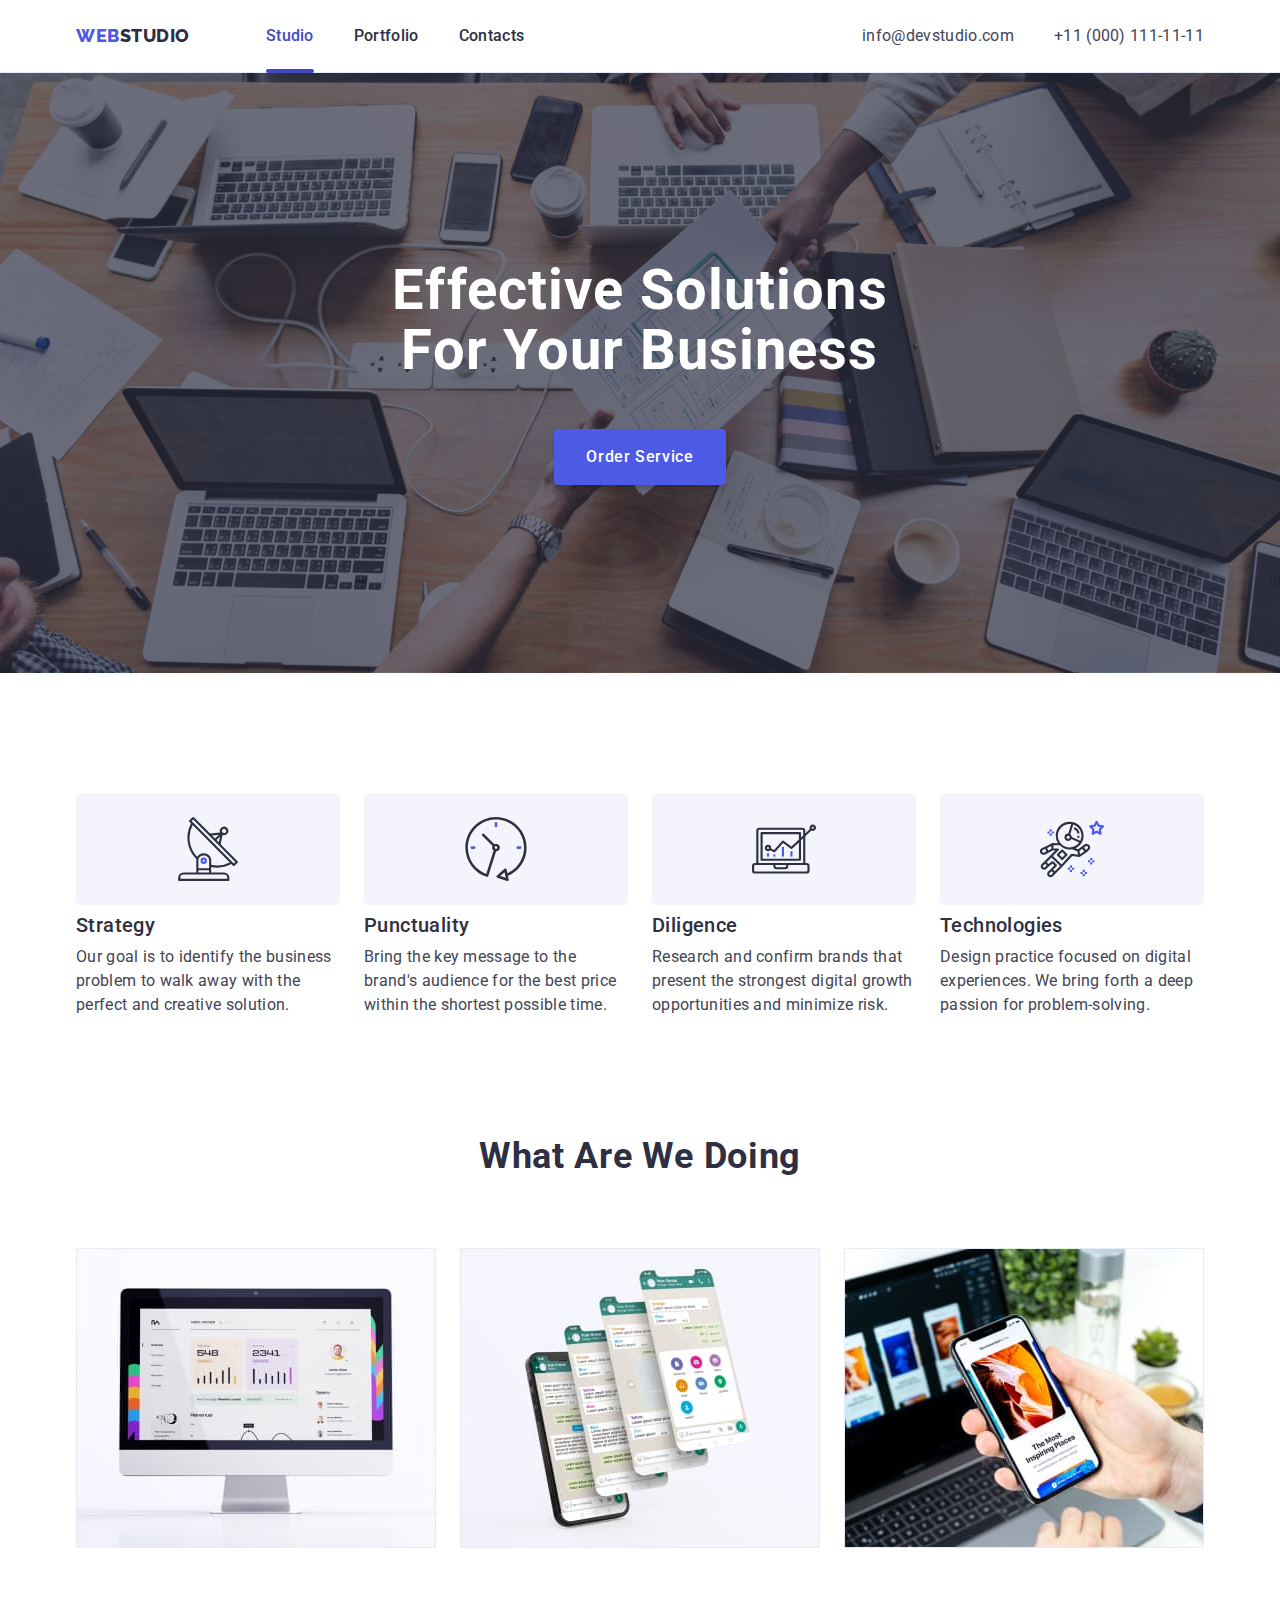
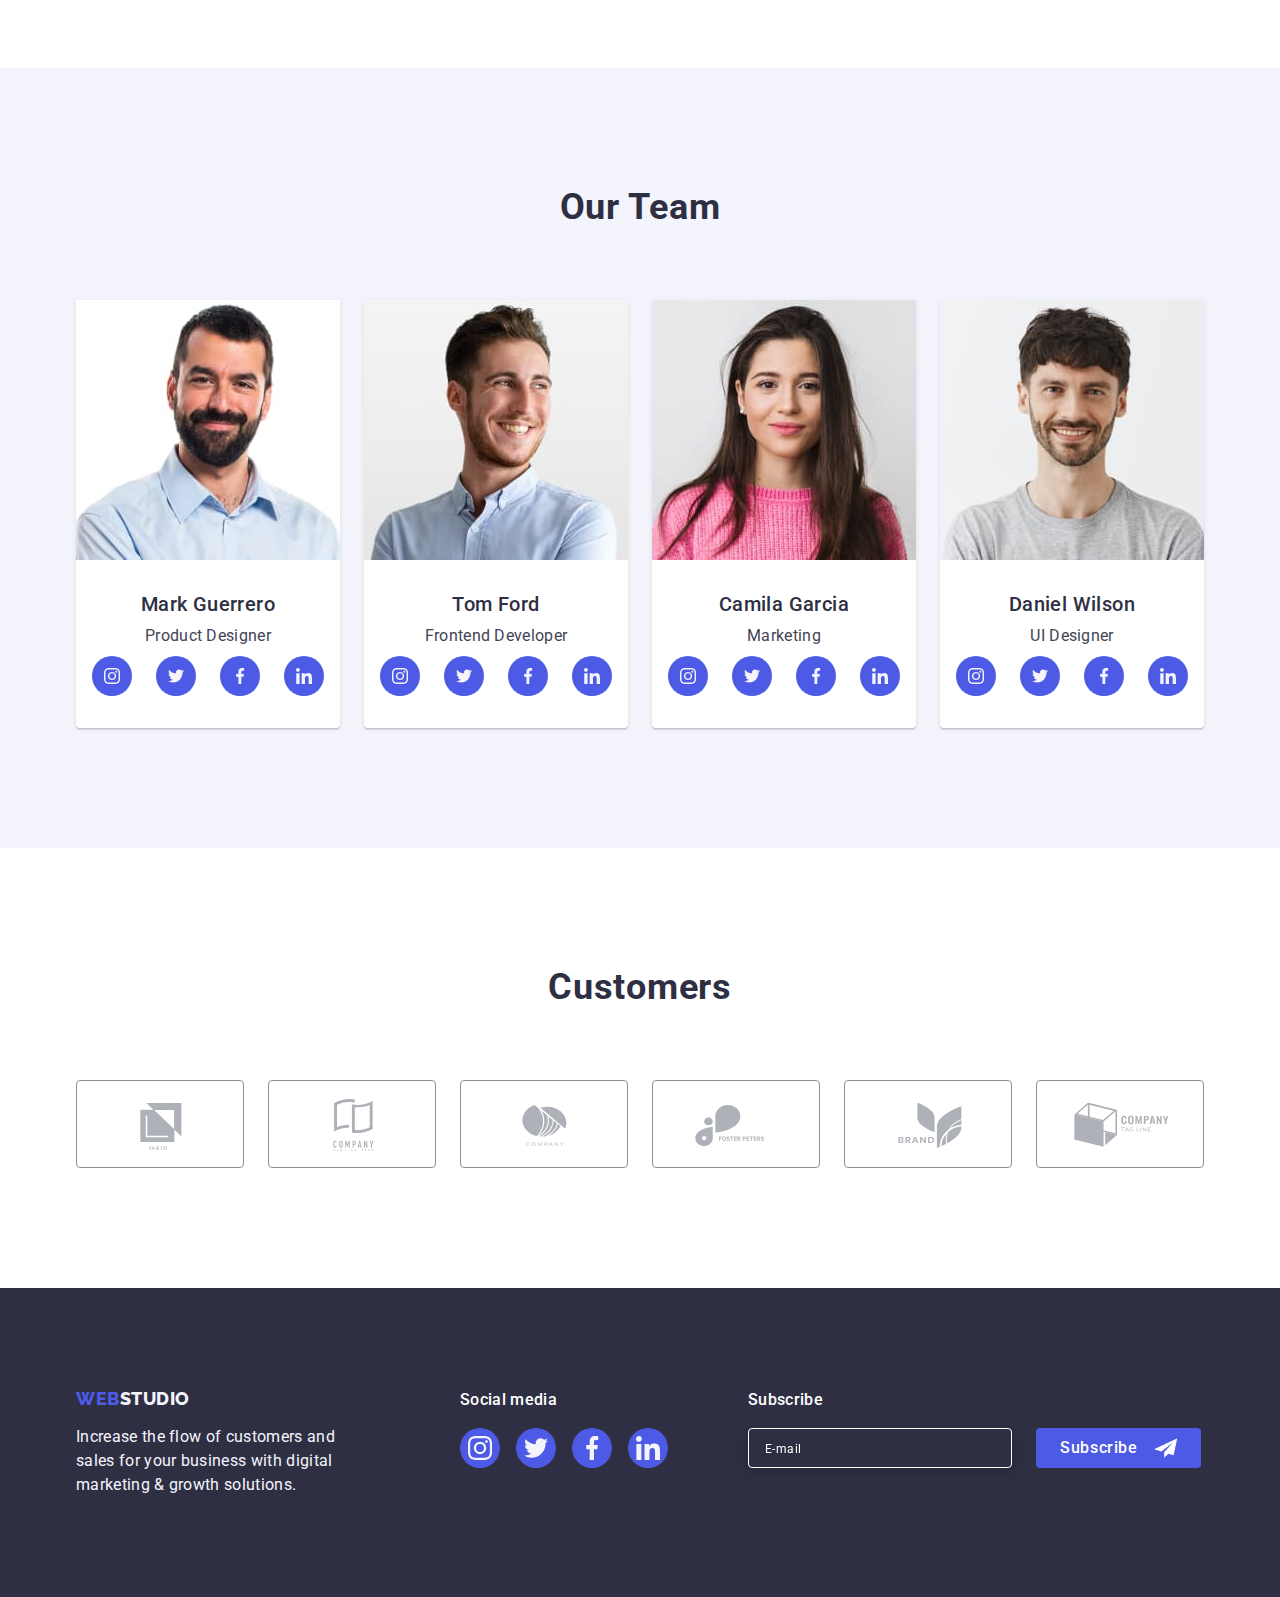
<file: index.html>
<!DOCTYPE html>
<html lang="en">
  <head>
    <meta charset="UTF-8" />
    <meta http-equiv="X-UA-Compatible" content="IE=edge" />
    <meta name="viewport" content="width=device-width, initial-scale=1.0" />
    <link rel="preconnect" href="https://fonts.googleapis.com" />
    <link rel="preconnect" href="https://fonts.gstatic.com" crossorigin />
    <link
      href="https://fonts.googleapis.com/css2?family=Raleway:wght@800&family=Roboto:wght@400;500;700;900&display=swap"
      rel="stylesheet"
    />
    <link
      rel="stylesheet"
      href="https://cdnjs.cloudflare.com/ajax/libs/modern-normalize/1.1.0/modern-normalize.min.css"
    />
    <link rel="stylesheet" href="./css/styles.css" />
    <title>WebStudio</title>
  </head>
  <body>
    <!-- Шапка макету -->
    <header class="page-header">
      <div class="main-nav container">
        <nav class="page-nav">
          <a href="./index.html" class="logo-page logo link"
            >Web<span class="logo-text-header">Studio</span></a
          >
          <ul class="site-nav list">
            <li class="nav-item">
              <a href="./index.html" class="nav-link current link">Studio</a>
            </li>
            <li class="nav-item">
              <a href="./portfolio.html" class="nav-link link">Portfolio</a>
            </li>
            <li class="nav-item">
              <a href="" class="nav-link link">Contacts</a>
            </li>
          </ul>
        </nav>
        <button type="button" class="mobile-menu-open js-open-menu">
          <svg class="mobile-menu-open_icon" width="32" height="22">
            <use href="./images/icon.svg#icon-charm_menu-hamburger"></use>
          </svg>
        </button>
        <!-- Контакти -->
        <address class="tel-email">
          <ul class="tel-email-contacs list">
            <li class="contacs-item">
              <a href="mailto:info@devstudio.com" class="tel-email-link link"
                >info@devstudio.com</a
              >
            </li>
            <li class="contacs-item">
              <a href="tel:+110001111111" class="tel-email-link link"
                >+11 (000) 111-11-11</a
              >
            </li>
          </ul>
        </address>
      </div>
      <div class="mobile-menu js-menu-container">
        <div class="mobile-menu-container container">
          <button type="button" class="mobile-menu_close-btn js-close-menu">
            <svg class="mobile-menu_close-icon" width="8" height="8">
              <use href="./images/icon.svg#icon-close-modal"></use>
            </svg>
          </button>
          <ul class="mobile-nav list">
            <li class="mobile-nav-item">
              <a href="./index.html" class="mobile-nav-link current link"
                >Studio</a
              >
            </li>
            <li class="mobile-nav-item">
              <a href="./portfolio.html" class="mobile-nav-link link"
                >Portfolio</a
              >
            </li>
            <li class="mobile-nav-item">
              <a href="" class="mobile-nav-link link">Contacts</a>
            </li>
          </ul>

          <ul class="mobile-tel-email-contacs list">
            <li class="contacs-item">
              <a href="tel:+110001111111" class="mobile-tel-link link"
                >+11 (000) 111-11-11</a
              >
            </li>
            <li class="contacs-item">
              <a href="mailto:info@devstudio.com" class="mobile-email-link link"
                >info@devstudio.com</a
              >
            </li>
          </ul>
          <ul class="mobile-footer-social-list list">
            <li class="social-list-item">
              <a href="" class="footer-social-list-link">
                <svg class="social-list-icon" width="24" height="24">
                  <use href="./images/icon.svg#icon-instagram-2"></use></svg
              ></a>
            </li>
            <li class="social-list-item">
              <a href="" class="footer-social-list-link">
                <svg class="social-list-icon" width="24" height="24">
                  <use href="./images/icon.svg#icon-twitter-1"></use></svg
              ></a>
            </li>
            <li class="social-list-item">
              <a href="" class="footer-social-list-link">
                <svg class="social-list-icon" width="24" height="24">
                  <use href="./images/icon.svg#icon-facebook-1"></use></svg
              ></a>
            </li>
            <li class="social-list-item">
              <a href="" class="footer-social-list-link">
                <svg class="social-list-icon" width="24" height="24">
                  <use href="./images/icon.svg#icon-linkedin-1"></use></svg
              ></a>
            </li>
          </ul>
        </div>
      </div>
    </header>

    <main>
      <!-- Секція Герой -->

      <section class="hero">
        <div class="container">
          <h1 class="hero-title">Effective Solutions for Your Business</h1>
          <button type="button" class="button hero-btn" data-modal-open>
            Order Service
          </button>
        </div>
      </section>

      <!-- Секція 1 -->

      <section class="section">
        <div class="container">
          <h2 class="visually-hidden">advantages Webstudio</h2>
          <ul class="advantages list">
            <li class="adv-item">
              <div class="adv-icon">
                <svg width="64" height="64">
                  <use href="./images/icon.svg#icon-antenna-1"></use>
                </svg>
              </div>
              <h3 class="title">Strategy</h3>
              <p class="section-advantages-text">
                Our goal is to identify the business problem to walk away with
                the perfect and creative solution.
              </p>
            </li>
            <li class="adv-item">
              <div class="adv-icon">
                <svg width="64" height="64">
                  <use href="./images/icon.svg#icon-clock-1"></use>
                </svg>
              </div>
              <h3 class="title">Punctuality</h3>
              <p class="section-advantages-text">
                Bring the key message to the brand's audience for the best price
                within the shortest possible time.
              </p>
            </li>
            <li class="adv-item">
              <div class="adv-icon">
                <svg width="64" height="64">
                  <use href="./images/icon.svg#icon-diagram-1"></use>
                </svg>
              </div>
              <h3 class="title">Diligence</h3>
              <p class="section-advantages-text">
                Research and confirm brands that present the strongest digital
                growth opportunities and minimize risk.
              </p>
            </li>
            <li class="adv-item">
              <div class="adv-icon">
                <svg width="64" height="64">
                  <use href="./images/icon.svg#icon-astronaut-1"></use>
                </svg>
              </div>
              <h3 class="title">Technologies</h3>
              <p class="section-advantages-text">
                Design practice focused on digital experiences. We bring forth a
                deep passion for problem-solving.
              </p>
            </li>
          </ul>
        </div>
      </section>

      <!-- Секція 2 -->

      <section class="section-doing">
        <div class="container">
          <h2 class="section-title">What are we doing</h2>
          <ul class="our-works list">
            <li class="item">
              <img
                srcset="./images/mono@2x.jpg 2x"
                src="./images/mono.jpg"
                alt="monobblok"
                width="360"
                height="300"
              />
            </li>
            <li class="item">
              <img
                srcset="./images/smart@2x.jpg 2x"
                src="./images/smart.jpg"
                alt="smartphone"
                width="360"
                height="300"
              />
            </li>
            <li class="item">
              <img
                srcset="./images/smartnout@2x.jpg 2x"
                src="./images/smartnout.jpg"
                alt="smartphone in hands, laptop on the table"
                width="360"
                height="300"
              />
            </li>
          </ul>
        </div>
      </section>

      <!-- Секція 3 -->

      <section class="section-team">
        <div class="container-team container">
          <h2 class="section-team-title">Our Team</h2>
          <ul class="sections-team list">
            <li class="section-team-card item">
              <img
                srcset="./images/Mobile/img@2xMarkGuerrero.jpg 2x"
                src="./images/mark.jpg"
                alt="photo mark guerrero"
                width="264"
                height="260"
              />
              <div class="card-team">
                <h3 class="section-team-title-empl">Mark Guerrero</h3>
                <p class="section-team-text">Product Designer</p>
                <ul class="social-list list">
                  <li class="social-list-item">
                    <a href="" class="social-list-link">
                      <svg class="social-list-icon" width="16" height="16">
                        <use
                          href="./images/icon.svg#icon-instagram-2"
                        ></use></svg
                    ></a>
                  </li>
                  <li class="social-list-item">
                    <a href="" class="social-list-link">
                      <svg class="social-list-icon" width="16" height="16">
                        <use href="./images/icon.svg#icon-twitter-1"></use></svg
                    ></a>
                  </li>
                  <li class="social-list-item">
                    <a href="" class="social-list-link">
                      <svg class="social-list-icon" width="16" height="16">
                        <use
                          href="./images/icon.svg#icon-facebook-1"
                        ></use></svg
                    ></a>
                  </li>
                  <li class="social-list-item">
                    <a href="" class="social-list-link">
                      <svg class="social-list-icon" width="16" height="16">
                        <use
                          href="./images/icon.svg#icon-linkedin-1"
                        ></use></svg
                    ></a>
                  </li>
                </ul>
              </div>
            </li>
            <li class="section-team-card item">
              <img
                srcset="./images/Mobile/img@2xTomFord.jpg 2x"
                src="./images/tom.jpg"
                alt="photo tom ford"
                width="264"
                height="260"
              />
              <div class="card-team">
                <h3 class="section-team-title-empl">Tom Ford</h3>
                <p class="section-team-text">Frontend Developer</p>
                <ul class="social-list list">
                  <li class="social-list-item">
                    <a href="" class="social-list-link">
                      <svg class="social-list-icon" width="16" height="16">
                        <use
                          href="./images/icon.svg#icon-instagram-2"
                        ></use></svg
                    ></a>
                  </li>
                  <li class="social-list-item">
                    <a href="" class="social-list-link">
                      <svg class="social-list-icon" width="16" height="16">
                        <use href="./images/icon.svg#icon-twitter-1"></use></svg
                    ></a>
                  </li>
                  <li class="social-list-item">
                    <a href="" class="social-list-link">
                      <svg class="social-list-icon" width="16" height="16">
                        <use
                          href="./images/icon.svg#icon-facebook-1"
                        ></use></svg
                    ></a>
                  </li>
                  <li class="social-list-item">
                    <a href="" class="social-list-link">
                      <svg class="social-list-icon" width="16" height="16">
                        <use
                          href="./images/icon.svg#icon-linkedin-1"
                        ></use></svg
                    ></a>
                  </li>
                </ul>
              </div>
            </li>
            <li class="section-team-card item">
              <img
                srcset="./images/Mobile/img@2xCamilaGarcia.jpg 2x"
                src="./images/camila.jpg"
                alt="photo camila garcia"
                width="264"
                height="260"
              />
              <div class="card-team">
                <h3 class="section-team-title-empl">Camila Garcia</h3>
                <p class="section-team-text">Marketing</p>
                <ul class="social-list list">
                  <li class="social-list-item">
                    <a href="" class="social-list-link">
                      <svg class="social-list-icon" width="16" height="16">
                        <use
                          href="./images/icon.svg#icon-instagram-2"
                        ></use></svg
                    ></a>
                  </li>
                  <li class="social-list-item">
                    <a href="" class="social-list-link">
                      <svg class="social-list-icon" width="16" height="16">
                        <use href="./images/icon.svg#icon-twitter-1"></use></svg
                    ></a>
                  </li>
                  <li class="social-list-item">
                    <a href="" class="social-list-link">
                      <svg class="social-list-icon" width="16" height="16">
                        <use
                          href="./images/icon.svg#icon-facebook-1"
                        ></use></svg
                    ></a>
                  </li>
                  <li class="social-list-item">
                    <a href="" class="social-list-link">
                      <svg class="social-list-icon" width="16" height="16">
                        <use
                          href="./images/icon.svg#icon-linkedin-1"
                        ></use></svg
                    ></a>
                  </li>
                </ul>
              </div>
            </li>
            <li class="section-team-card item">
              <img
                srcset="./images/Mobile/img@2xDanielWilson.jpg 2x"
                src="./images/daniel.jpg"
                alt="photo daniel wilson"
                width="264"
                height="260"
              />
              <div class="card-team">
                <h3 class="section-team-title-empl">Daniel Wilson</h3>
                <p class="section-team-text">UI Designer</p>
                <ul class="social-list list">
                  <li class="social-list-item">
                    <a href="" class="social-list-link">
                      <svg class="social-list-icon" width="16" height="16">
                        <use
                          href="./images/icon.svg#icon-instagram-2"
                        ></use></svg
                    ></a>
                  </li>
                  <li class="social-list-item">
                    <a href="" class="social-list-link">
                      <svg class="social-list-icon" width="16" height="16">
                        <use href="./images/icon.svg#icon-twitter-1"></use></svg
                    ></a>
                  </li>
                  <li class="social-list-item">
                    <a href="" class="social-list-link">
                      <svg class="social-list-icon" width="16" height="16">
                        <use
                          href="./images/icon.svg#icon-facebook-1"
                        ></use></svg
                    ></a>
                  </li>
                  <li class="social-list-item">
                    <a href="" class="social-list-link">
                      <svg class="social-list-icon" width="16" height="16">
                        <use
                          href="./images/icon.svg#icon-linkedin-1"
                        ></use></svg
                    ></a>
                  </li>
                </ul>
              </div>
            </li>
          </ul>
        </div>
      </section>

      <!-- Секція 4 -->

      <section class="section">
        <div class="container-customer container">
          <h2 class="section-customers-title">Customers</h2>
          <ul class="customers-list list">
            <li class="customers-list-item">
              <a href="" class="customers-list-link">
                <svg class="customers-icon" width="104" height="56">
                  <use href="./images/icon.svg#icon-Logo-YaCo"></use></svg
              ></a>
            </li>
            <li class="customers-list-item">
              <a href="" class="customers-list-link">
                <svg class="customers-icon" width="104" height="56">
                  <use href="./images/icon.svg#icon-Logo-Tagline"></use></svg
              ></a>
            </li>
            <li class="customers-list-item">
              <a href="" class="customers-list-link">
                <svg class="customers-icon" width="104" height="56">
                  <use href="./images/icon.svg#icon-Logo-Company"></use></svg
              ></a>
            </li>
            <li class="customers-list-item">
              <a href="" class="customers-list-link">
                <svg class="customers-icon" width="104" height="56">
                  <use href="./images/icon.svg#icon-Logo-Foster"></use></svg
              ></a>
            </li>

            <li class="customers-list-item">
              <a href="" class="customers-list-link">
                <svg class="customers-icon" width="104" height="56">
                  <use href="./images/icon.svg#icon-Logo-Brand"></use></svg
              ></a>
            </li>
            <li class="customers-list-item">
              <a href="" class="customers-list-link">
                <svg class="customers-icon" width="104" height="56">
                  <use href="./images/icon.svg#icon-Logo-Tag-Line"></use></svg
              ></a>
            </li>
          </ul>
        </div>
      </section>
    </main>

    <!-- Футер -->
    <footer class="footer">
      <div class="footer-container container">
        <div class="footer-one-part">
          <a href="./index.html" class="footer-logo logo link"
            >Web<span class="logo-text-footer">Studio</span></a
          >
          <p class="footer-text">
            Increase the flow of customers and sales for your business with
            digital marketing & growth solutions.
          </p>
        </div>
        <div class="footer-two-part">
          <p class="footer-social-title">Social media</p>
          <ul class="footer-social-list list">
            <li class="social-list-item">
              <a href="" class="footer-social-list-link">
                <svg class="social-list-icon" width="24" height="24">
                  <use href="./images/icon.svg#icon-instagram-2"></use></svg
              ></a>
            </li>
            <li class="social-list-item">
              <a href="" class="footer-social-list-link">
                <svg class="social-list-icon" width="24" height="24">
                  <use href="./images/icon.svg#icon-twitter-1"></use></svg
              ></a>
            </li>
            <li class="social-list-item">
              <a href="" class="footer-social-list-link">
                <svg class="social-list-icon" width="24" height="24">
                  <use href="./images/icon.svg#icon-facebook-1"></use></svg
              ></a>
            </li>
            <li class="social-list-item">
              <a href="" class="footer-social-list-link">
                <svg class="social-list-icon" width="24" height="24">
                  <use href="./images/icon.svg#icon-linkedin-1"></use></svg
              ></a>
            </li>
          </ul>
        </div>
        <div class="footer-form-wrapper">
          <p class="footer-form-text">Subscribe</p>
          <form class="footer-form">
            <label class="footer-form-sub">
              <input
                type="email"
                class="footer-form-input"
                name="user_email"
                placeholder="E-mail"
            /></label>

            <button type="submit" class="footer-form-submit">
              <span class="footer-button-text">Subscribe</span>
              <svg class="icon-footer-form" width="24" height="20">
                <use href="./images/icon.svg#icon-subscribe"></use>
              </svg>
            </button>
          </form>
        </div>
      </div>
    </footer>

    <!-- Модальне вікно -->

    <div class="backdrop is-hidden" data-modal>
      <div class="modal">
        <button type="button" class="button modal-close" data-modal-close>
          <svg class="icon-close-modal" width="8" height="8">
            <use href="./images/icon.svg#icon-close-modal"></use>
          </svg>
        </button>
        <p class="modal-contacs-text">
          Leave your contacts and we will call you back
        </p>
        <form class="contact-form">
          <label class="modal-form-contacs">
            <span class="modal-form-input-desc">Name</span>
            <span class="modal-form-input-wrapper">
              <input
                type="text"
                class="contact-form-input"
                name="user_name"
                pattern="^[a-zA-Z]+"
                minlength="2" />
              <svg class="modal-form-input-icon" width="12" height="12">
                <use href="./images/icon.svg#icon-person"></use></svg></span
          ></label>

          <label class="modal-form-contacs">
            <span class="modal-form-input-desc">Phone</span>
            <span class="modal-form-input-wrapper">
              <input
                type="tel"
                class="contact-form-input"
                name="user_phone"
                pattern="[0-9]{3}[0-9]{3}[0-9]{2}[0-9]{2}"
                title="xxx-xxx-xx-xx" />
              <svg class="modal-form-input-icon" width="13" height="13">
                <use href="./images/icon.svg#icon-phone"></use></svg
            ></span>
          </label>
          <label class="modal-form-contacs">
            <span class="modal-form-input-desc">Email</span>

            <span class="modal-form-input-wrapper">
              <input
                type="email"
                class="contact-form-input"
                name="user_email" /><svg
                class="modal-form-input-icon"
                width="15"
                height="12"
              >
                <use href="./images/icon.svg#icon-email"></use></svg></span
          ></label>
          <label class="modal-form-contacs-textarea">
            <span class="modal-form-input-desc">Comment</span>
            <textarea
              name="user_comment"
              class="modal-form-comment"
              placeholder="Text input"
            ></textarea>
          </label>
          <label class="modal-form-check-desc">
            <input type="checkbox" class="modal-form-check visually-hidden" />
            <span class="modal-form-fake-check">
              <svg class="modal-form-fake-icon" width="12" height="10">
                <use href="./images/icon.svg#icon-Vector"></use>
              </svg>
            </span>
            <span class="modal-form-check-text">
              I accept the terms and conditions of the&nbsp;<a
                href=""
                class="modal-form-check-link"
                >Privacy Policy</a
              ></span
            >
          </label>
          <button type="submit" class="modal-form-submit button">Send</button>
        </form>
      </div>
    </div>

    <script src="./js/mobile-menu.js"></script>

    <script src="./js/modal.js"></script>
  </body>
</html>
</file>
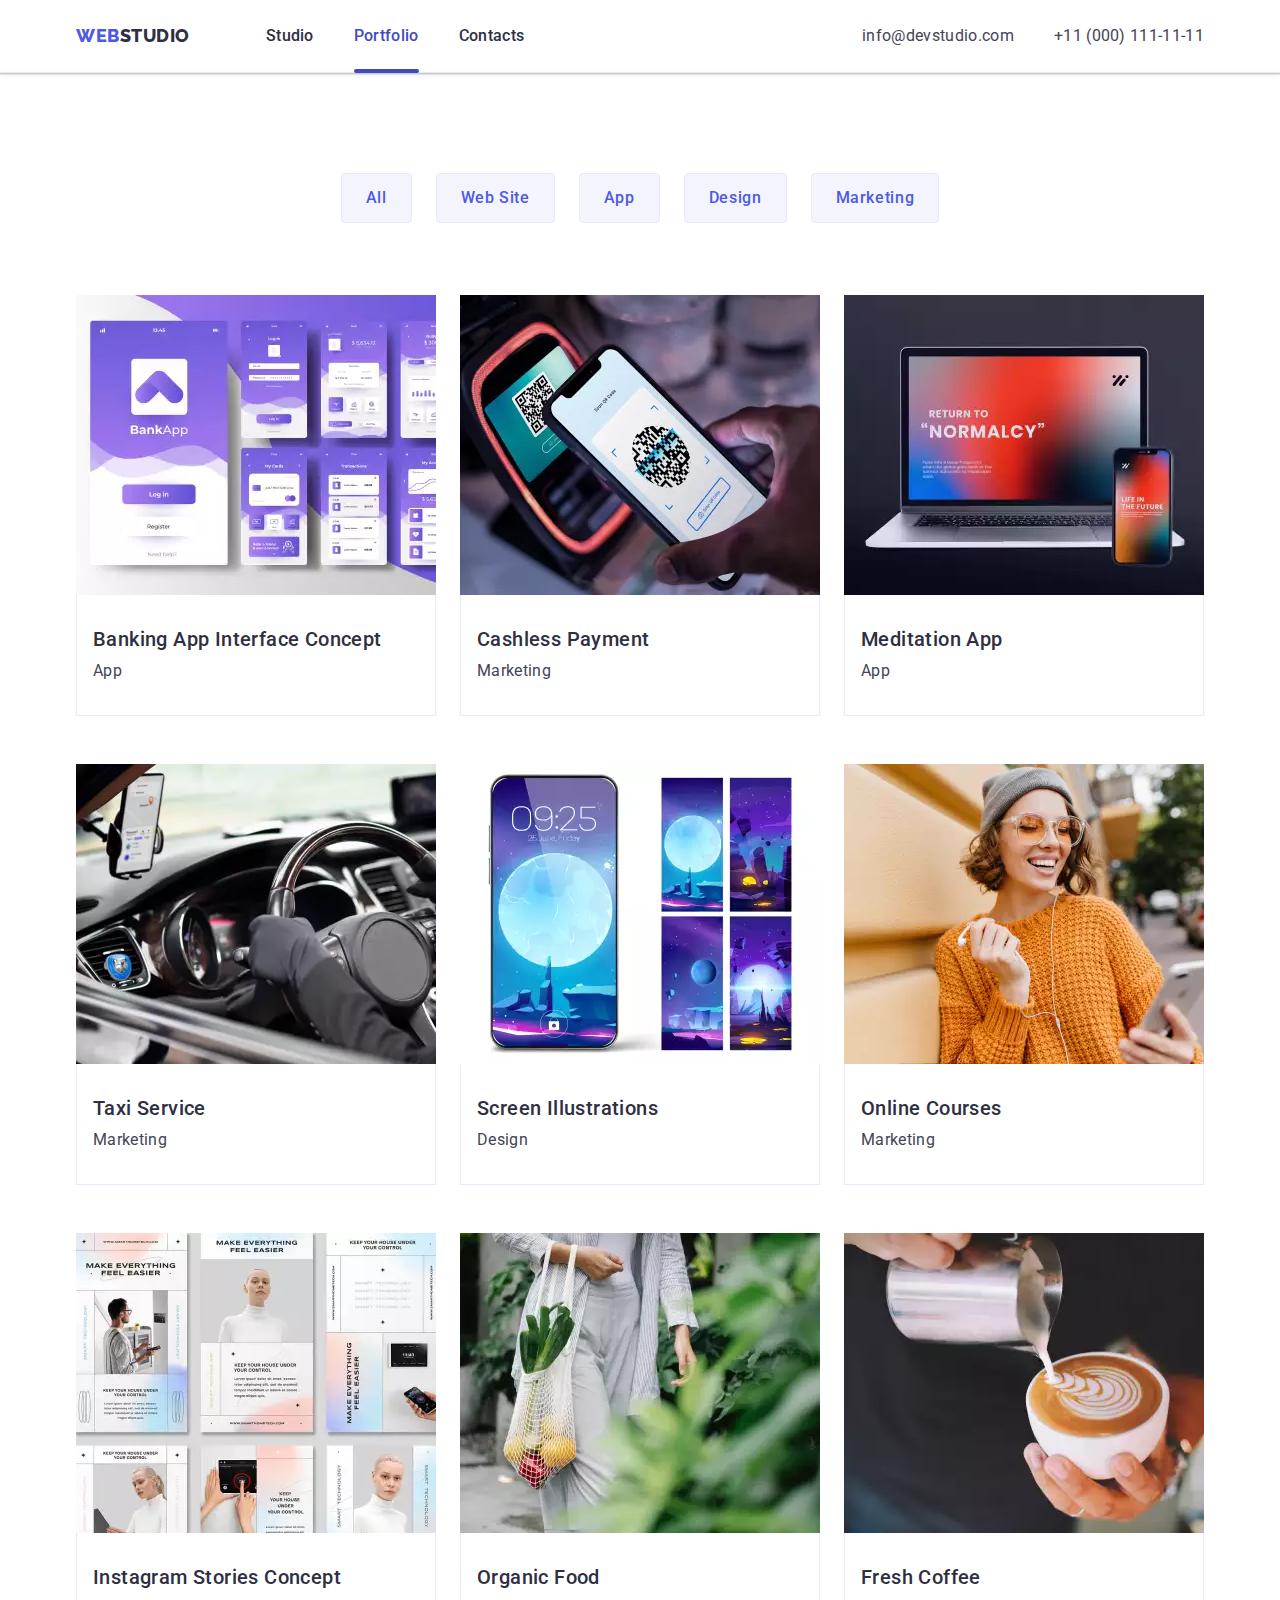
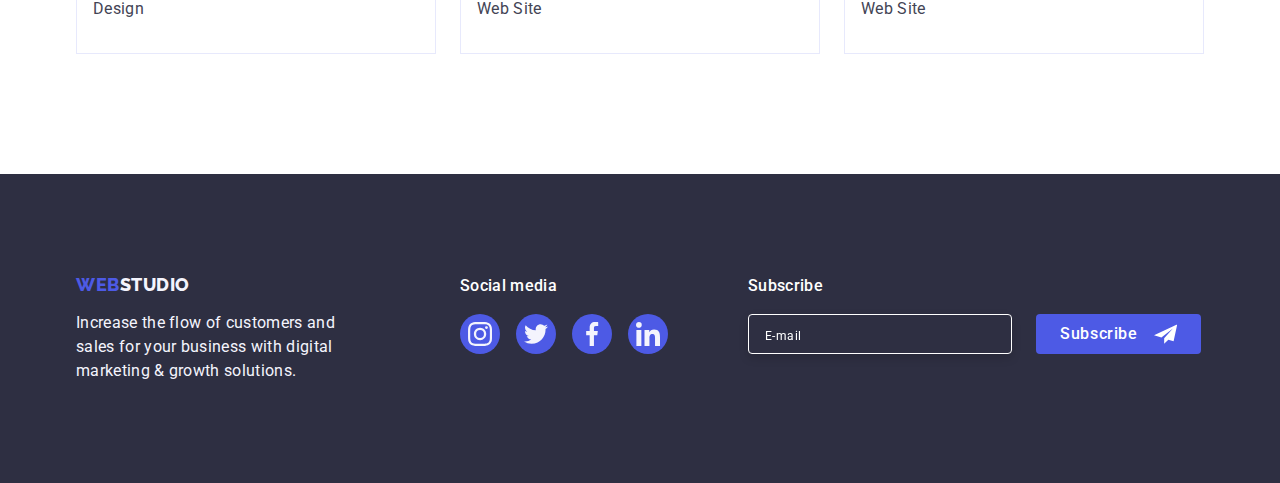
<file: portfolio.html>
<!DOCTYPE html>
<html lang="en">
  <head>
    <meta charset="UTF-8" />
    <meta http-equiv="X-UA-Compatible" content="IE=edge" />
    <meta name="viewport" content="width=device-width, initial-scale=1.0" />
    <link rel="preconnect" href="https://fonts.googleapis.com" />
    <link rel="preconnect" href="https://fonts.gstatic.com" crossorigin />
    <link
      href="https://fonts.googleapis.com/css2?family=Raleway:wght@800&family=Roboto:wght@400;500;700;900&display=swap"
      rel="stylesheet"
    />
    <link
      rel="stylesheet"
      href="https://cdnjs.cloudflare.com/ajax/libs/modern-normalize/1.1.0/modern-normalize.min.css"
    />
    <link rel="stylesheet" href="./css/styles.css" />
    <title>Portfolio</title>
  </head>
  <body>
    <!-- Шапка макету -->
    <header class="page-header">
      <div class="main-nav container">
        <nav class="page-nav">
          <a href="./index.html" class="logo-page logo link"
            >Web<span class="logo-text-header">Studio</span></a
          >
          <ul class="site-nav list">
            <li class="nav-item">
              <a href="./index.html" class="nav-link link">Studio</a>
            </li>
            <li class="nav-item">
              <a href="./portfolio.html" class="nav-link current link"
                >Portfolio</a
              >
            </li>
            <li class="nav-item">
              <a href="" class="nav-link link">Contacts</a>
            </li>
          </ul>
        </nav>
        <button type="button" class="mobile-menu-open js-open-menu">
          <svg class="mobile-menu-open_icon" width="32" height="22">
            <use href="./images/icon.svg#icon-charm_menu-hamburger"></use>
          </svg>
        </button>
        <!-- Контакти -->
        <address class="tel-email">
          <ul class="tel-email-contacs list">
            <li class="contacs-item">
              <a href="mailto:info@devstudio.com" class="tel-email-link link"
                >info@devstudio.com</a
              >
            </li>
            <li class="contacs-item">
              <a href="tel:+110001111111" class="tel-email-link link"
                >+11 (000) 111-11-11</a
              >
            </li>
          </ul>
        </address>
      </div>
      <div class="mobile-menu js-menu-container">
        <div class="mobile-menu-container container">
          <button type="button" class="mobile-menu_close-btn js-close-menu">
            <svg class="mobile-menu_close-icon" width="8" height="8">
              <use href="./images/icon.svg#icon-close-modal"></use>
            </svg>
          </button>
          <ul class="mobile-nav list">
            <li class="mobile-nav-item">
              <a href="./index.html" class="mobile-nav-link link">Studio</a>
            </li>
            <li class="mobile-nav-item">
              <a href="./portfolio.html" class="mobile-nav-link current link"
                >Portfolio</a
              >
            </li>
            <li class="mobile-nav-item">
              <a href="" class="mobile-nav-link link">Contacts</a>
            </li>
          </ul>
          <ul class="mobile-tel-email-contacs list">
            <li class="contacs-item">
              <a href="tel:+110001111111" class="mobile-tel-link link"
                >+11 (000) 111-11-11</a
              >
            </li>
            <li class="contacs-item">
              <a href="mailto:info@devstudio.com" class="mobile-email-link link"
                >info@devstudio.com</a
              >
            </li>
          </ul>
          <ul class="mobile-footer-social-list list">
            <li class="social-list-item">
              <a href="" class="footer-social-list-link">
                <svg class="social-list-icon" width="24" height="24">
                  <use href="./images/icon.svg#icon-instagram-2"></use></svg
              ></a>
            </li>
            <li class="social-list-item">
              <a href="" class="footer-social-list-link">
                <svg class="social-list-icon" width="24" height="24">
                  <use href="./images/icon.svg#icon-twitter-1"></use></svg
              ></a>
            </li>
            <li class="social-list-item">
              <a href="" class="footer-social-list-link">
                <svg class="social-list-icon" width="24" height="24">
                  <use href="./images/icon.svg#icon-facebook-1"></use></svg
              ></a>
            </li>
            <li class="social-list-item">
              <a href="" class="footer-social-list-link">
                <svg class="social-list-icon" width="24" height="24">
                  <use href="./images/icon.svg#icon-linkedin-1"></use></svg
              ></a>
            </li>
          </ul>
        </div>
      </div>
    </header>

    <main>
      <section class="section-portfolio">
        <div class="container">
          <h1 class="visually-hidden">Portfolio</h1>
          <!--  Фільтр кнопок-->
          <ul class="main-filters list">
            <li class="item">
              <button type="button" class="button filters">All</button>
            </li>
            <li class="item">
              <button type="button" class="button filters">Web Site</button>
            </li>
            <li class="item">
              <button type="button" class="button filters">App</button>
            </li>
            <li class="item">
              <button type="button" class="button filters">Design</button>
            </li>
            <li class="item">
              <button type="button" class="button filters">Marketing</button>
            </li>
          </ul>
          <!-- Послуги -->
          <ul class="services list">
            <li class="services-list">
              <a class="services-link link" href="">
                <div class="services-image-overlay">
                  <picture>
                    <source
                      srcset="
                        ./images/portfolio-images/Desktop/bankconcept-decktop.webp       1x,
                        ./images/portfolio-images/Desktop/img@2xbankconcept-decktop.webp 2x
                      "
                      media="(min-width:1158px)"
                      type="image/webp"
                    />
                    <source
                      srcset="
                        ./images/portfolio-images/Desktop/bank-concept-decktop.jpg      1x,
                        ./images/portfolio-images/Desktop/img@2xbankconcept-decktop.jpg 2x
                      "
                      media="(min-width:1158px)"
                    />

                    <source
                      srcset="
                        ./images/portfolio-images/Tablet/bankconcept-tablet.webp       1x,
                        ./images/portfolio-images/Tablet/img@2xbankconcept-tablet.webp 2x
                      "
                      media="(min-width:768px)"
                      type="image/webp"
                    />
                    <source
                      srcset="
                        ./images/portfolio-images/Tablet/bank-concept-tablet.jpg       1x,
                        ./images/portfolio-images/Tablet/img@2xbank-concept-tablet.jpg 2x
                      "
                      media="(min-width:768px)"
                    />

                    <source
                      srcset="
                        ./images/portfolio-images/Mobile/bankconcept-mobile.webp       1x,
                        ./images/portfolio-images/Mobile/img@2xbankconcept-mobile.webp 2x
                      "
                      media="(max-width:767px)"
                      type="image/webp"
                    />
                    <source
                      srcset="
                        ./images/portfolio-images/Mobile/bank-concept-mobile.jpg        1x,
                        ./images/portfolio-images/Mobile/img@2x-bank-concept-mobile.jpg 2x
                      "
                      media="(max-width:767px)"
                    />

                    <img
                      src="./images/portfolio-images/Mobile/bank-concept-mobile.jpg"
                      class="card"
                      alt="bannking
                                app interface"
                    />
                  </picture>
                  <p class="overlay">
                    14 Stylish and User-Friendly App Design Concepts · Task
                    Manager App · Calorie Tracker App · Exotic Fruit Ecommerce
                    App · Cloud Storage App
                  </p>
                </div>
                <div class="card-content">
                  <h2 class="card-services-title">
                    Banking App Interface Concept
                  </h2>
                  <p class="services-text">App</p>
                </div>
              </a>
            </li>
            <li class="services-list">
              <a class="services-link link" href="">
                <div class="services-image-overlay">
                  <picture>
                    <source
                      srcset="
                        ./images/portfolio-images/Desktop/cash-paym-decktop.webp          1x,
                        ./images/portfolio-images/Desktop/img@2xcash-paym-decktop.webp.2x
                      "
                      media="(min-width:1158px)"
                      type="image/webp"
                    />
                    <source
                      srcset="
                        ./images/portfolio-images/Desktop/cash-paym-decktop.jpg       1x,
                        ./images/portfolio-images/Desktop/img@2xcash-paym-decktop.jpg 2x
                      "
                      media="(min-width:1158px)"
                    />

                    <source
                      srcset="
                        ./images/portfolio-images/Tablet/cashpaym-tablet.webp       1x,
                        ./images/portfolio-images/Tablet/img@2xcashpaym-tablet.webp 2x
                      "
                      media="(min-width:768px)"
                      type="image/webp"
                    />
                    <source
                      srcset="
                        ./images/portfolio-images/Tablet/cashpaym-tablet.jpg        1x,
                        ./images/portfolio-images/Tablet/img@2xcash-paym-tablet.jpg 2x
                      "
                      media="(min-width:768px)"
                    />

                    <source
                      srcset="
                        ./images/portfolio-images/Mobile/cashpaym-mobile.webp       1x,
                        ./images/portfolio-images/Mobile/img@2xcashpaym-mobile.webp 2x
                      "
                      media="(max-width:767px)"
                      type="image/webp"
                    />
                    <source
                      srcset="
                        ./images/portfolio-images/Mobile/cash-paym-mobile.jpg         1x,
                        ./images/portfolio-images/Mobile/img@2x-cash-spaym-mobile.jpg 2x
                      "
                      media="(max-width:767px)"
                    />
                    <img
                      src="./images/portfolio-images/Mobile/cash-paym-mobile.jpg "
                      class="card"
                      alt="phone with qr code"
                    />
                  </picture>
                  <p class="overlay">
                    14 Stylish and User-Friendly App Design Concepts · Task
                    Manager App · Calorie Tracker App · Exotic Fruit Ecommerce
                    App · Cloud Storage App
                  </p>
                </div>
                <div class="card-content">
                  <h2 class="card-services-title">Cashless Payment</h2>
                  <p class="services-text">Marketing</p>
                </div></a
              >
            </li>
            <li class="services-list">
              <a class="services-link link" href=""
                ><div class="services-image-overlay">
                  <picture>
                    <source
                      srcset="
                        ./images/portfolio-images/Desktop/meditapp-decktop.webp          1x,
                        ./images/portfolio-images/Desktop/img@2xmeditapp-decktop.webp.2x
                      "
                      media="(min-width:1158px)"
                      type="image/webp"
                    />
                    <source
                      srcset="
                        ./images/portfolio-images/Desktop/medit-app-decktop.jpg       1x,
                        ./images/portfolio-images/Desktop/img@2xmedit-app-decktop.jpg 2x
                      "
                      media="(min-width:1158px)"
                    />

                    <source
                      srcset="
                        ./images/portfolio-images/Tablet/medit-app-tablet.webp       1x,
                        ./images/portfolio-images/Tablet/img@2xmedit-app-tablet.webp 2x
                      "
                      media="(min-width:768px)"
                      type="image/webp"
                    />
                    <source
                      srcset="
                        ./images/portfolio-images/Tablet/medit-app-tablet.jpg       1x,
                        ./images/portfolio-images/Tablet/img@2xmedit-app-tablet.jpg 2x
                      "
                      media="(min-width:768px)"
                    />

                    <source
                      srcset="
                        ./images/portfolio-images/Mobile/meditapp-mobile.webp       1x,
                        ./images/portfolio-images/Mobile/img@2xmeditapp-mobile.webp 2x
                      "
                      media="(max-width:767px)"
                      type="image/webp"
                    />
                    <source
                      srcset="
                        ./images/portfolio-images/Mobile/medit-app-mobile.jpg        1x,
                        ./images/portfolio-images/Mobile/img@2x-medit-app-mobile.jpg 2x
                      "
                      media="(max-width:767px)"
                    />
                    <img
                      src="./images/portfolio-images/Mobile/medit-app-mobile.jpg"
                      class="card"
                      alt="laptop and phone"
                    />
                  </picture>
                  <p class="overlay">
                    14 Stylish and User-Friendly App Design Concepts · Task
                    Manager App · Calorie Tracker App · Exotic Fruit Ecommerce
                    App · Cloud Storage App
                  </p>
                </div>
                <div class="card-content">
                  <h2 class="card-services-title">Meditation App</h2>
                  <p class="services-text">App</p>
                </div></a
              >
            </li>
            <li class="services-list">
              <a class="services-link link" href=""
                ><div class="services-image-overlay">
                  <picture>
                    <source
                      srcset="
                        ./images/portfolio-images/Desktop/taxi-decktop.webp          1x,
                        ./images/portfolio-images/Desktop/img@2xtaxi-decktop.webp.2x
                      "
                      media="(min-width:1158px)"
                      type="image/webp"
                    />
                    <source
                      srcset="
                        ./images/portfolio-images/Desktop/taxi-decktop.jpg       1x,
                        ./images/portfolio-images/Desktop/img@2xtaxi-decktop.jpg 2x
                      "
                      media="(min-width:1158px)"
                    />

                    <source
                      srcset="
                        ./images/portfolio-images/Tablet/taxi-tablet.webp       1x,
                        ./images/portfolio-images/Tablet/img@2xtaxi-tablet.webp 2x
                      "
                      media="(min-width:768px)"
                      type="image/webp"
                    />
                    <source
                      srcset="
                        ./images/portfolio-images/Tablet/taxi-tablet.jpg       1x,
                        ./images/portfolio-images/Tablet/img@2xtaxi-tablet.jpg 2x
                      "
                      media="(min-width:768px)"
                    />

                    <source
                      srcset="
                        ./images/portfolio-images/Mobile/taxi-mobile.webp       1x,
                        ./images/portfolio-images/Mobile/img@2xtaxi-mobile.webp 2x
                      "
                      media="(max-width:767px)"
                      type="image/webp"
                    />
                    <source
                      srcset="
                        ./images/portfolio-images/Mobile/taxi-mobile.jpg        1x,
                        ./images/portfolio-images/Mobile/img@2x-taxi-mobile.jpg 2x
                      "
                      media="(max-width:767px)"
                    />
                    <img
                      src="./images/portfolio-images/Mobile/taxi-mobile.jpg"
                      class="card"
                      alt="the steering wheel of the car and the phone on the windshield"
                    />
                  </picture>
                  <p class="overlay">
                    14 Stylish and User-Friendly App Design Concepts · Task
                    Manager App · Calorie Tracker App · Exotic Fruit Ecommerce
                    App · Cloud Storage App
                  </p>
                </div>
                <div class="card-content">
                  <h2 class="card-services-title">Taxi Service</h2>
                  <p class="services-text">Marketing</p>
                </div></a
              >
            </li>
            <li class="services-list">
              <a class="services-link link" href=""
                ><div class="services-image-overlay">
                  <picture>
                    <source
                      srcset="
                        ./images/portfolio-images/Desktop/screenill-decktop.webp          1x,
                        ./images/portfolio-images/Desktop/img@2xscreenill-decktop.webp.2x
                      "
                      media="(min-width:1158px)"
                      type="image/webp"
                    />
                    <source
                      srcset="
                        ./images/portfolio-images/Desktop/screen-ill-decktop.jpg      1x,
                        ./images/portfolio-images/Desktop/img@2xscreenill-decktop.jpg 2x
                      "
                      media="(min-width:1158px)"
                    />

                    <source
                      srcset="
                        ./images/portfolio-images/Tablet/screenill-tablet.webp       1x,
                        ./images/portfolio-images/Tablet/img@2xscreenill-tablet.webp 2x
                      "
                      media="(min-width:768px)"
                      type="image/webp"
                    />
                    <source
                      srcset="
                        ./images/portfolio-images/Tablet/screen-ill-tablet.jpg       1x,
                        ./images/portfolio-images/Tablet/img@2xscreen-ill-tablet.jpg 2x
                      "
                      media="(min-width:768px)"
                    />

                    <source
                      srcset="
                        ./images/portfolio-images/Mobile/screenill-mobile.webp       1x,
                        ./images/portfolio-images/Mobile/img@2xscreenill-mobile.webp 2x
                      "
                      media="(max-width:767px)"
                      type="image/webp"
                    />
                    <source
                      srcset="
                        ./images/portfolio-images/Mobile/screen-ill-mobile.jpg       1x,
                        ./images/portfolio-images/Mobile/img@2x-screenill-mobile.jpg 2x
                      "
                      media="(max-width:767px)"
                    />
                    <img
                      src="./images/portfolio-images/Mobile/screen-ill-mobile.jpg"
                      class="card"
                      alt="phone screen"
                    />
                  </picture>
                  <p class="overlay">
                    14 Stylish and User-Friendly App Design Concepts · Task
                    Manager App · Calorie Tracker App · Exotic Fruit Ecommerce
                    App · Cloud Storage App
                  </p>
                </div>
                <div class="card-content">
                  <h2 class="card-services-title">Screen Illustrations</h2>
                  <p class="services-text">Design</p>
                </div></a
              >
            </li>
            <li class="services-list">
              <a class="services-link link" href=""
                ><div class="services-image-overlay">
                  <picture>
                    <source
                      srcset="
                        ./images/portfolio-images/Desktop/onlcours-decktop.webp          1x,
                        ./images/portfolio-images/Desktop/img@2xonlcours-decktop.webp.2x
                      "
                      media="(min-width:1158px)"
                      type="image/webp"
                    />
                    <source
                      srcset="
                        ./images/portfolio-images/Desktop/onl-cours-decktop.jpg       1x,
                        ./images/portfolio-images/Desktop/img@2xonl-cours-decktop.jpg 2x
                      "
                      media="(min-width:1158px)"
                    />

                    <source
                      srcset="
                        ./images/portfolio-images/Tablet/onlcours-tablet.webp       1x,
                        ./images/portfolio-images/Tablet/img@2xonlcours-tablet.webp 2x
                      "
                      media="(min-width:768px)"
                      type="image/webp"
                    />
                    <source
                      srcset="
                        ./images/portfolio-images/Tablet/onl-cours-tablet.jpg       1x,
                        ./images/portfolio-images/Tablet/img@2xonl-cours-tablet.jpg 2x
                      "
                      media="(min-width:768px)"
                    />

                    <source
                      srcset="
                        ./images/portfolio-images/Mobile/onlcours-mobile.webp       1x,
                        ./images/portfolio-images/Mobile/img@2xonlcours-mobile.webp 2x
                      "
                      media="(max-width:767px)"
                      type="image/webp"
                    />
                    <source
                      srcset="
                        ./images/portfolio-images/Mobile/onl-cours-mobile.jpg      1x,
                        ./images/portfolio-images/Mobile/img@2xonlcours-mobile.jpg 2x
                      "
                      media="(max-width:767px)"
                    />
                    <img
                      src="./images/portfolio-images/Mobile/onl-cours-mobile.jpg"
                      class="card"
                      alt="girl with phone"
                    />
                  </picture>
                  <p class="overlay">
                    14 Stylish and User-Friendly App Design Concepts · Task
                    Manager App · Calorie Tracker App · Exotic Fruit Ecommerce
                    App · Cloud Storage App
                  </p>
                </div>
                <div class="card-content">
                  <h2 class="card-services-title">Online Courses</h2>
                  <p class="services-text">Marketing</p>
                </div></a
              >
            </li>
            <li class="services-list">
              <a class="services-link link" href=""
                ><div class="services-image-overlay">
                  <picture>
                    <source
                      srcset="
                        ./images/portfolio-images/Desktop/instconcept-decktop.webp          1x,
                        ./images/portfolio-images/Desktop/img@2xinstconcept-decktop.webp.2x
                      "
                      media="(min-width:1158px)"
                      type="image/webp"
                    />
                    <source
                      srcset="
                        ./images/portfolio-images/Desktop/inst-concept-decktop.jpg       1x,
                        ./images/portfolio-images/Desktop/img@2xinst-concept-decktop.jpg 2x
                      "
                      media="(min-width:1158px)"
                    />

                    <source
                      srcset="
                        ./images/portfolio-images/Tablet/instconcept-tablet.webp       1x,
                        ./images/portfolio-images/Tablet/img@2xinstconcept-tablet.webp 2x
                      "
                      media="(min-width:768px)"
                      type="image/webp"
                    />
                    <source
                      srcset="
                        ./images/portfolio-images/Tablet/inst-concept-tablet.jpg       1x,
                        ./images/portfolio-images/Tablet/img@2xinst-concept-tablet.jpg 2x
                      "
                      media="(min-width:768px)"
                    />

                    <source
                      srcset="
                        ./images/portfolio-images/Mobile/instconcept-mobile.webp       1x,
                        ./images/portfolio-images/Mobile/img@2xinstconcept-mobile.webp 2x
                      "
                      media="(max-width:767px)"
                      type="image/webp"
                    />
                    <source
                      srcset="
                        ./images/portfolio-images/Mobile/inst-concept-mobile.jpg       1x,
                        ./images/portfolio-images/Mobile/img@2xinst-concept-mobile.jpg 2x
                      "
                      media="(max-width:767px)"
                    />
                    <img
                      src="./images/portfolio-images/Mobile/inst-concept-mobile.jpg"
                      class="card"
                      alt="photo of a girl and options for managing a smart home"
                    />
                  </picture>
                  <p class="overlay">
                    14 Stylish and User-Friendly App Design Concepts · Task
                    Manager App · Calorie Tracker App · Exotic Fruit Ecommerce
                    App · Cloud Storage App
                  </p>
                </div>
                <div class="card-content">
                  <h2 class="card-services-title">Instagram Stories Concept</h2>
                  <p class="services-text">Design</p>
                </div></a
              >
            </li>
            <li class="services-list">
              <a class="services-link link" href=""
                ><div class="services-image-overlay">
                  <picture>
                    <source
                      srcset="
                        ./images/portfolio-images/Desktop/orgfood-decktop.webp          1x,
                        ./images/portfolio-images/Desktop/img@2xorgfood-decktop.webp.2x
                      "
                      media="(min-width:1158px)"
                      type="image/webp"
                    />
                    <source
                      srcset="
                        ./images/portfolio-images/Desktop/org-food-decktop.jpg        1x,
                        ./images/portfolio-images/Desktop/img@2xorg-foods-decktop.jpg 2x
                      "
                      media="(min-width:1158px)"
                    />

                    <source
                      srcset="
                        ./images/portfolio-images/Tablet/orgfood-tablet.webp       1x,
                        ./images/portfolio-images/Tablet/img@2xorgfood-tablet.webp 2x
                      "
                      media="(min-width:768px)"
                      type="image/webp"
                    />
                    <source
                      srcset="
                        ./images/portfolio-images/Tablet/org-food-tablet.jpg       1x,
                        ./images/portfolio-images/Tablet/img@2xorg-food-tablet.jpg 2x
                      "
                      media="(min-width:768px)"
                    />

                    <source
                      srcset="
                        ./images/portfolio-images/Mobile/orgfood-mobile.webp       1x,
                        ./images/portfolio-images/Mobile/img@2xorgfood-mobile.webp 2x
                      "
                      media="(max-width:767px)"
                      type="image/webp"
                    />
                    <source
                      srcset="
                        ./images/portfolio-images/Mobile/org-food-mobile.jpg        1x,
                        ./images/portfolio-images/Mobile/img@2x-org-food-mobile.jpg 2x
                      "
                      media="(max-width:767px)"
                    />

                    <img
                      src="./images/portfolio-images/Mobile/org-food-mobile.jpg"
                      class="card"
                      alt="girl with fresh fruit"
                    />
                  </picture>
                  <p class="overlay">
                    14 Stylish and User-Friendly App Design Concepts · Task
                    Manager App · Calorie Tracker App · Exotic Fruit Ecommerce
                    App · Cloud Storage App
                  </p>
                </div>
                <div class="card-content">
                  <h2 class="card-services-title">Organic Food</h2>
                  <p class="services-text">Web Site</p>
                </div></a
              >
            </li>
            <li class="services-list">
              <a class="services-link link" href=""
                ><div class="services-image-overlay">
                  <picture>
                    <source
                      srcset="
                        ./images/portfolio-images/Desktop/coffe-decktop.webp          1x,
                        ./images/portfolio-images/Desktop/img@2xcoffe-decktop.webp.2x
                      "
                      media="(min-width:1158px)"
                      type="image/webp"
                    />
                    <source
                      srcset="
                        ./images/portfolio-images/Desktop/coffe-decktop.jpg       1x,
                        ./images/portfolio-images/Desktop/img@2xcoffe-decktop.jpg 2x
                      "
                      media="(min-width:1158px)"
                    />

                    <source
                      srcset="
                        ./images/portfolio-images/Tablet/coffe-tablet.webp       1x,
                        ./images/portfolio-images/Tablet/img@2xcoffe-tablet.webp 2x
                      "
                      media="(min-width:768px)"
                      type="image/webp"
                    />
                    <source
                      srcset="
                        ./images/portfolio-images/Tablet/coffe-tablet.jpg       1x,
                        ./images/portfolio-images/Tablet/img@2xcoffe-tablet.jpg 2x
                      "
                      media="(min-width:768px)"
                    />

                    <source
                      srcset="
                        ./images/portfolio-images/Mobile/coffe-mobile.webp       1x,
                        ./images/portfolio-images/Mobile/img@2xcoffe-mobile.webp 2x
                      "
                      media="(max-width:767px)"
                      type="image/webp"
                    />
                    <source
                      srcset="
                        ./images/portfolio-images/Mobile/coffe-mobile.jpg        1x,
                        ./images/portfolio-images/Mobile/img@2x-coffe-mobile.jpg 2x
                      "
                      media="(max-width:767px)"
                    />
                    <img
                      src="./images/portfolio-images/Mobile/coffe-mobile.jpg"
                      class="card"
                      alt="a cup of coffee"
                    />
                  </picture>
                  <p class="overlay">
                    14 Stylish and User-Friendly App Design Concepts · Task
                    Manager App · Calorie Tracker App · Exotic Fruit Ecommerce
                    App · Cloud Storage App
                  </p>
                </div>
                <div class="card-content">
                  <h2 class="card-services-title">Fresh Coffee</h2>
                  <p class="services-text">Web Site</p>
                </div></a
              >
            </li>
          </ul>
        </div>
      </section>
    </main>
    <!-- Футер -->
    <footer class="footer">
      <div class="footer-container container">
        <div class="footer-one-part">
          <a href="./index.html" class="footer-logo logo link"
            >Web<span class="logo-text-footer">Studio</span></a
          >
          <p class="footer-text">
            Increase the flow of customers and sales for your business with
            digital marketing & growth solutions.
          </p>
        </div>
        <div class="footer-two-part">
          <p class="footer-social-title">Social media</p>
          <ul class="footer-social-list list">
            <li class="social-list-item">
              <a href="" class="footer-social-list-link">
                <svg class="social-list-icon" width="24" height="24">
                  <use href="./images/icon.svg#icon-instagram-2"></use></svg
              ></a>
            </li>
            <li class="social-list-item">
              <a href="" class="footer-social-list-link">
                <svg class="social-list-icon" width="24" height="24">
                  <use href="./images/icon.svg#icon-twitter-1"></use></svg
              ></a>
            </li>
            <li class="social-list-item">
              <a href="" class="footer-social-list-link">
                <svg class="social-list-icon" width="24" height="24">
                  <use href="./images/icon.svg#icon-facebook-1"></use></svg
              ></a>
            </li>
            <li class="social-list-item">
              <a href="" class="footer-social-list-link">
                <svg class="social-list-icon" width="24" height="24">
                  <use href="./images/icon.svg#icon-linkedin-1"></use></svg
              ></a>
            </li>
          </ul>
        </div>
        <div class="footer-form-wrapper">
          <p class="footer-form-text">Subscribe</p>
          <form class="footer-form">
            <label class="footer-form-sub">
              <input
                type="email"
                class="footer-form-input"
                name="user_email"
                placeholder="E-mail"
            /></label>

            <button type="submit" class="footer-form-submit">
              <span class="footer-button-text">Subscribe</span>
              <svg class="icon-footer-form" width="24" height="20">
                <use href="./images/icon.svg#icon-subscribe"></use>
              </svg>
            </button>
          </form>
        </div>
      </div>
    </footer>
    <script src="./js/mobile-menu.js"></script>
  </body>
</html>
</file>
<file: css/styles.css>
html {
  box-sizing: border-box;
}

*,
*::before,
*::after {
  box-sizing: inherit;
}

:root {
  --primary-brand-color: #4d5ae5;
  --pressed-state-color: #404bbf;
  --title-text-color: #2e2f42;
  --body-text-color: #434455;
  --accent-color: #e7e9fc;
  --background-section-color: #f4f4fd;
  --background-dark-color: #2e2f42;
  --background-white-color: #ffffff;
  --subtle-text: #8e8f99;
  --link-icon-color: #afb1b8;
  --secondary-link-icon-color: #31d0aa;
  --backround-color-modal: #fcfcfc;
  --transition-duration-and-func: 250ms cubic-bezier(0.4, 0, 0.2, 1) 0ms;
}

body {
  background-color: var(--background-white-color);
  color: var(--body-text-color);
  font-family: 'Roboto', sans-serif;
}

img {
  display: block;
  max-width: 100%;
}
h1,
h2,
h3,
h4,
h5,
h6,
p {
  margin: 0;
}
/* Скидання значень */
.list {
  list-style: none;
  padding: 0;
  margin: 0;
}

.link {
  text-decoration: none;
}

/* АДАПТИВКА */
.container {
  padding-left: 16px;
  padding-right: 16px;
  margin-left: auto;
  margin-right: auto;
}

@media screen and (min-width: 428px) {
  .container {
    width: 428px;
  }
}

/* Шапка */

/* MOBILE */

/* МОБІЛЬНЕ МЕНЮ */

@media screen and (max-width: 767px) {
  .site-nav {
    display: none;
  }
  .tel-email {
    display: none;
  }

  .page-header {
    padding-top: 24px;
    padding-bottom: 24px;
  }
  .mobile-menu-open {
    background-color: transparent;
    border: none;
    padding: 0;
    line-height: 0;
  }
  .mobile-menu-open_icon {
    stroke: var(--background-dark-color);
  }
  .mobile-menu {
    position: fixed;
    width: 100%;
    height: 100%;

    top: 0;
    left: 0;
    z-index: 1000;

    background-color: var(--background-white-color);
    opacity: 0;
    visibility: hidden;
    pointer-events: none;
    overflow-y: scroll;
  }

  .mobile-menu.is-open {
    opacity: 1;
    visibility: visible;
    pointer-events: auto;
    transition: opacity var(--transition-duration-and-func),
      visibility var(--transition-duration-and-func);
  }
  .mobile-menu_close-btn {
    margin-left: auto;

    padding: 0;
    display: flex;
    justify-content: center;
    align-items: center;
    width: 24px;
    height: 24px;
    border-radius: 50%;
    background-color: rgba(231, 233, 252, 0.1);
    border: 1px solid rgba(46, 47, 66, 0.1);
  }

  .mobile-menu-container {
    display: flex;
    flex-direction: column;
    padding-left: 40px;
    padding-right: 35px;
    height: 100%;
    padding-top: 24px;
    padding-bottom: 40px;
  }
  .mobile-nav-link {
    font-weight: 700;
    font-size: 36px;
    line-height: 1.11;
    letter-spacing: 0.02em;
    text-transform: capitalize;
    color: var(--background-dark-color);
    transition: color var(--transition-duration-and-func);
  }
  .mobile-nav-link:hover,
  .mobile-nav-link:focus {
    color: var(--pressed-state-color);
  }
  .mobile-nav-item > .mobile-nav-link.current.link {
    color: var(--pressed-state-color);
  }

  .mobile-nav {
    display: block;
  }

  .mobile-nav-item:not(:last-child),
  .contacs-item:not(:last-child) {
    margin-bottom: 40px;
  }
  .mobile-tel-link {
    font-weight: 700;
    font-size: 36px;
    line-height: 1.11;
    letter-spacing: 0.02em;

    color: var(--primary-brand-color);
  }
  .mobile-email-link {
    font-weight: 500;
    font-size: 20px;
    line-height: 1.2;
    letter-spacing: 0.02em;

    color: var(--body-text-color);
  }
  .mobile-email-link:hover,
  .mobile-email-link:focus {
    color: var(--pressed-state-color);
  }

  .mobile-tel-email-contacs {
    margin-top: auto;
    margin-bottom: 48px;
  }
  .mobile-footer-social-list {
    display: flex;
    justify-content: space-between;
    flex-wrap: wrap;
    gap: 10px 56px;
  }

  /* Секція герой */

  .hero {
    max-width: 428px;
    min-height: 432px;

    background-image: linear-gradient(
        rgba(46, 47, 66, 0.7),
        rgba(46, 47, 66, 0.7)
      ),
      url(../images/Mobile/Dark-bg-mobile.jpg);
  }
  .hero-title {
    max-width: 320px;
    margin-bottom: 72px;
    font-size: 36px;
    line-height: 1.11;
  }

  /* Cекція 1 */

  .adv-item:not(:last-child) {
    margin-bottom: 72px;
  }
  .title {
    text-align: center;
  }

  /* Секція 3 */

  .sections-team {
    width: 264px;
    margin-right: auto;
    margin-left: auto;
  }

  .section-team-card:not(:last-child) {
    margin-bottom: 72px;
  }

  /* Секція 4 */

  .customers-list-link {
    width: 190px;
    height: 88px;
  }
  .customers-list {
    flex-wrap: wrap;
    gap: 72px 16px;
  }
  /* Футер */
  .footer-container {
    text-align: center;
    padding-left: 15px;
    padding-right: 15px;
  }

  .footer-text {
    width: 268px;
    margin: 0 auto;
    text-align: justify;
  }

  /* Subscribe footer */

  .footer-form-input {
    width: 100%;

    margin-bottom: 16px;
  }
  .footer-one-part {
    margin-bottom: 72px;
  }

  .footer-two-part {
    margin-bottom: 72px;
  }
  .footer-form-submit {
    margin: 0 auto;
  }

  /* Портфоліо */

  .section-portfolio {
    padding: 48px 0;
  }
  .main-filters {
    flex-wrap: wrap;
    gap: 16px 24px;
    justify-content: flex-start;
    margin-bottom: 48px;
  }
  .services-list:not(:last-child) {
    margin-bottom: 48px;
  }
}

/* Модальне вікно */
@media screen and (min-width: 428px) {
  .modal {
    position: absolute;
    top: 50%;
    left: 50%;
    padding: 72px 16px 24px 16px;
    transform: translate(-50%, -50%) scale(1);
    width: 392px;
    height: 584px;
  }
  .modal-close {
    position: absolute;
    top: 24px;
    right: 24px;
  }
}

@media screen and (max-width: 427px) {
  .backdrop {
    padding: 96px 18px 116px 18px;
  }
  .modal-close {
    margin-left: auto;
    margin-bottom: 24px;
  }
  .modal {
    padding: 24px 16px 24px 16px;
  }
}

@media screen and (min-device-pixel-ratio: 2) and (max-width: 767px),
  screen and (min-resolution: 192dpi) and (max-width: 767px),
  screen and (min-resolution: 2dppx) and (max-width: 767px) {
  .hero {
    background-image: linear-gradient(
        rgba(46, 47, 66, 0.7),
        rgba(46, 47, 66, 0.7)
      ),
      url(../images/Mobile/Dark-bg@2x-mobile.jpg);
  }
}
/* TABLET */

@media screen and (min-width: 768px) {
  .container {
    width: 768px;
  }
  .mobile-menu {
    display: none;
  }
  .mobile-menu-open {
    display: none;
  }
  .site-nav {
    display: flex;
    gap: 40px;
  }
  .page-nav {
    display: flex;
    align-items: center;
  }
  .logo-page {
    margin-right: 120px;
  }

  .tel-email-link {
    display: block;
    font-style: normal;
    font-size: 12px;
    line-height: 1.17;
    letter-spacing: 0.04em;

    color: var(--body-text-color);
    transition: color var(--transition-duration-and-func);
  }
  .tel-email-link:hover,
  .tel-email-link:focus {
    color: var(--pressed-state-color);
  }
  /* Навігація */

  .nav-link {
    position: relative;
    display: block;
    padding: 24px 0;
    color: var(--title-text-color);
    font-weight: 500;
    font-size: 16px;
    line-height: 1.5;
    letter-spacing: 0.02em;
    transition: color var(--transition-duration-and-func);
  }
  .nav-link.current.link::after {
    content: '';
    position: absolute;
    left: 0;
    bottom: -1px;
    display: block;
    transform: translate(0, 0);
    width: 100%;
    height: 4px;
    border-radius: 2px;
    background-color: var(--pressed-state-color);
  }

  .nav-item > .nav-link.current.link {
    color: var(--pressed-state-color);
  }

  .nav-link:hover,
  .nav-link:focus {
    color: var(--pressed-state-color);
  }

  /* Секція герой */

  .hero {
    max-width: 768px;
    min-height: 436px;
    background-image: linear-gradient(
        rgba(46, 47, 66, 0.7),
        rgba(46, 47, 66, 0.7)
      ),
      url(../images/Tablet/Dark-bg-tablet.jpg);
  }
  .hero-title {
    max-width: 496px;
    font-size: 56px;
    line-height: 1.07;
  }

  .modal {
    width: 408px;
    height: 584px;
    padding: 72px 24px 24px 24px;
  }

  /* Секція 1 */

  .advantages,
  .sections-team {
    display: flex;
  }
  .title {
    text-align: start;
  }

  /* Секція 4 */

  .customers-list-link {
    width: 168px;
    height: 88px;
  }

  /* Футер */

  .footer-container {
    display: flex;
    align-items: baseline;
  }
  .footer-form {
    display: flex;
    align-items: center;
    gap: 24px;
  }
  .footer-text {
    width: 264px;
  }
  .footer-form-input {
    width: 264px;
    height: 40px;
  }

  /* Портфоліо */

  .main-filters {
    justify-content: center;
    gap: 24px;
    margin-bottom: 64px;
  }
  .services {
    display: flex;
    flex-wrap: wrap;
  }
}

@media screen and (min-device-pixel-ratio: 2) and (min-width: 768px),
  screen and (min-resolution: 192dpi) and (min-width: 768px),
  screen and (min-resolution: 2dppx) and (min-width: 768px) {
  .hero {
    background-image: linear-gradient(
        rgba(46, 47, 66, 0.7),
        rgba(46, 47, 66, 0.7)
      ),
      url(../images/Tablet/Dark-bg@2x-tablet.jpg);
  }
}
@media screen and (min-width: 768px) and (max-width: 1157px) {
  .contacs-item:not(:last-child) {
    margin-bottom: 12px;
  }
  .hero-title {
    margin-bottom: 36px;
  }

  .advantages {
    flex-wrap: wrap;
    gap: 72px 24px;
  }

  .adv-item {
    width: 356px;
  }
  .customers-list {
    flex-wrap: wrap;
    gap: 72px 24px;
  }
  .footer-container,
  .container-customer,
  .container-team {
    width: 582px;
    padding-left: 15px;
    padding-right: 15px;
    flex-wrap: wrap;
    gap: 74px 24px;
  }

  /* Портфоліо */

  .section-portfolio {
    padding: 64px 0 96px 0;
  }
  .services {
    gap: 72px 24px;
  }
}
@media screen and (max-width: 1157px) {
  .main-nav {
    display: flex;
    align-items: center;
    justify-content: space-between;
  }

  .hero {
    padding-top: 112px;
    padding-bottom: 112px;
  }

  .adv-icon {
    display: none;
  }

  /* Секція 1 */
  .section {
    margin: 0 auto;
    padding-top: 96px;
    padding-bottom: 96px;
  }
  .title {
    font-weight: 700;
    font-size: 36px;
    line-height: 1.11;
    letter-spacing: 0.02em;
    text-transform: capitalize;

    color: var(--background-dark-color);

    margin-bottom: 8px;
  }
  .section-advantages-text {
    font-weight: 500;
    font-size: 16px;
    line-height: 1.5;
    letter-spacing: 0.02em;
  }
  .section-doing {
    display: none;
  }

  /* Секція 3 */

  .section-team {
    padding-top: 96px;
    padding-bottom: 96px;
  }
  .sections-team {
    flex-wrap: wrap;
    justify-content: center;
    align-items: center;
    gap: 64px 24px;
  }

  /* Футер */
  .footer {
    margin: 0 auto;
    padding-top: 96px;
    padding-bottom: 96px;
  }
}
/* DESKTOP */

@media screen and (min-width: 1158px) {
  /* Контейнер */
  .container {
    width: 1158px;
    padding-left: 15px;
    padding-right: 15px;
    margin-left: auto;
    margin-right: auto;
  }

  .logo-page {
    margin-right: 76px;
  }

  /* Навігація */
  .main-nav,
  .page-nav {
    display: flex;
    align-items: center;
    margin-right: auto;
  }

  /* Контакти */

  .tel-email-link {
    display: block;
    padding-top: 24px;
    padding-bottom: 24px;
    font-style: normal;
    font-size: 16px;
    line-height: 1.5;
    letter-spacing: 0.02em;
    color: var(--body-text-color);
    transition: color var(--transition-duration-and-func);
  }
  .tel-email-contacs {
    display: flex;
    gap: 40px;
  }

  /* Секція герой */

  .hero {
    max-width: 1440px;
    padding-top: 188px;
    padding-bottom: 188px;
    background-image: linear-gradient(
        rgba(46, 47, 66, 0.7),
        rgba(46, 47, 66, 0.7)
      ),
      url(../images/gero-images/people-office.jpg);
  }
  .hero-title {
    margin-bottom: 48px;
  }
  /* Секція 1 */
  .advantages .title,
  .services-title {
    margin-top: 0;
    margin-bottom: 8px;
    color: var(--title-text-color);
    font-weight: 500;
    font-size: 20px;
    line-height: 1.2;
    letter-spacing: 0.02em;
  }
  .section {
    padding: 120px 0;
  }
  .adv-item {
    width: 264px;
  }
  .section-advantages-text,
  .services-text {
    margin-top: 0;
    margin-bottom: 0;
    font-size: 16px;
    line-height: 1.5;
    letter-spacing: 0.02em;
  }
  .adv-icon {
    display: flex;
    align-items: center;
    justify-content: center;
    height: 112px;
    background-color: var(--background-section-color);
    margin-bottom: 8px;
    border-radius: 4px;
  }
  .advantages {
    display: flex;
    gap: 24px;
  }

  /* Секція 2 */
  .section-doing {
    padding-bottom: 120px;
  }
  .our-works,
  .sections-team {
    display: flex;
    gap: 24px;
  }

  /* Секція 3 */
  .section-team {
    padding-top: 120px;
    padding-bottom: 120px;
  }
  /* Секція 4 */
  .customers-list {
    gap: 24px;
  }

  /* Футер */
  .footer {
    padding-top: 100px;
    padding-bottom: 100px;
  }
  .footer-one-part {
    margin-right: 120px;
  }
  .footer-two-part {
    margin-right: 80px;
  }

  /* Портфоліо */

  .section-portfolio {
    padding: 100px 0 120px 0;
  }
  .main-filters {
    margin-bottom: 72px;
  }
  .services {
    gap: 48px 24px;
  }
}

@media screen and (min-device-pixel-ratio: 2) and (min-width: 1158px),
  screen and (min-resolution: 192dpi) and (min-width: 1158px),
  screen and (min-resolution: 2dppx) and (min-width: 1158px) {
  .hero {
    background-image: linear-gradient(
        rgba(46, 47, 66, 0.7),
        rgba(46, 47, 66, 0.7)
      ),
      url(../images/gero-images/people-office@2x.jpg);
  }
}

/* ЗАГАЛЬНІ */

/* Логотип */

.logo {
  color: var(--title-text-color);
  font-family: 'Raleway', sans-serif;
  font-weight: 800;
  font-size: 18px;
  line-height: 1.17;
  letter-spacing: 0.03em;
  text-transform: uppercase;
  color: #4d5ae5;
}
.logo-text-header {
  color: var(--title-text-color);
}

/* Шапка */

.page-header {
  border-bottom: 1px solid var(--accent-color);
  box-shadow: 0px 2px 1px rgba(46, 47, 66, 0.08),
    0px 1px 1px rgba(46, 47, 66, 0.16), 0px 1px 6px rgba(46, 47, 66, 0.08);
}

/* Секція герой */

.hero {
  margin: 0 auto;
  background-size: cover;
  background-repeat: no-repeat;
  background-position: center;
  background-color: var(--background-dark-color);
}
.hero-title {
  margin-top: 0;
  margin-right: auto;
  margin-left: auto;

  font-weight: 700;
  text-transform: capitalize;
  letter-spacing: 0.02em;
  text-align: center;
  color: var(--background-white-color);
}

/* Кнопки */

.button {
  display: block;
  border-radius: 4px;
  padding: 16px 32px;
  text-align: center;

  background-color: var(--primary-brand-color);
  color: var(--background-white-color);
  font-family: inherit;
  font-weight: 500;
  font-size: 16px;
  line-height: 1.5;
  letter-spacing: 0.04em;
  cursor: pointer;
  transition: background-color var(--transition-duration-and-func);
}

.button.hero-btn {
  border: none;
  margin: 0 auto;
  box-shadow: 0px 4px 4px rgba(0, 0, 0, 0.15);
}
.button.hero-btn:hover,
.button.hero-btn:focus {
  background-color: var(--pressed-state-color);
}

/* Секція 1 */

.section-title,
.section-team-title,
.section-customers-title {
  margin-top: 0;
  margin-bottom: 72px;
  color: var(--title-text-color);
  font-weight: 700;
  font-size: 36px;
  line-height: 1.1;
  text-align: center;
  letter-spacing: 0.02em;
  text-transform: capitalize;
}
.section-team-title-empl {
  margin-top: 0;
  margin-bottom: 8px;
  color: var(--title-text-color);
  font-weight: 500;
  font-size: 20px;
  line-height: 1.2;
  letter-spacing: 0.02em;
}
.services-text {
  color: var(--body-text-color);
}

/* Секція 3 */

.section-team {
  background-color: var(--background-section-color);
}
.section-team-card {
  background: var(--background-white-color);
  border-radius: 0px 0px 4px 4px;
  box-shadow: 0px 1px 6px rgba(46, 47, 66, 0.08),
    0px 1px 1px rgba(46, 47, 66, 0.16), 0px 2px 1px rgba(46, 47, 66, 0.08);

  background-color: var(--background-white-color);
}
.card-team {
  padding: 32px 0;

  text-align: center;
  border-radius: 0px 0px 4px 4px;
}
.section-team-text {
  margin-bottom: 8px;
  font-size: 16px;
  line-height: 1.5;
  letter-spacing: 0.02em;
}

.social-list {
  display: flex;
  justify-content: center;
  gap: 24px;
}
.social-list-icon {
  display: block;
  fill: var(--background-section-color);
}

.social-list-link,
.footer-social-list-link {
  display: flex;
  width: 100%;
  height: 100%;
  justify-content: center;
  align-items: center;
  margin: 0;
  width: 40px;
  height: 40px;
  border-radius: 50%;
  background-color: var(--primary-brand-color);
  transition: background-color var(--transition-duration-and-func);
}
.social-list-link:hover,
.social-list-link:focus {
  background-color: var(--pressed-state-color);
}

/* Секція 4 */

.customers-list-link {
  display: flex;
  align-items: center;
  justify-content: center;
  border: 1px solid var(--subtle-text);
  border-radius: 4px;
  color: var(--link-icon-color);
  transition: color var(--transition-duration-and-func),
    border-color var(--transition-duration-and-func);
}
.customers-list-link:hover,
.customers-list-link:focus {
  border-color: var(--pressed-state-color);
  color: var(--pressed-state-color);
}
.customers-icon {
  fill: currentColor;
}
.customers-list {
  display: flex;
  justify-content: center;
}

/* Футер */

.footer {
  background-color: var(--background-dark-color);
  color: var(--background-section-color);
}

.social-list-item {
  width: 40px;
  height: 40px;
}
.footer-text {
  font-size: 16px;
  line-height: 1.5;
  letter-spacing: 0.02em;
}
.footer-social-list-link:hover,
.footer-social-list-link:focus {
  background-color: var(--secondary-link-icon-color);
}
.footer-logo {
  display: inline-block;
  margin-bottom: 16px;
}
.logo-text-footer {
  color: var(--background-section-color);
}

.footer-social-list {
  display: flex;
  justify-content: center;
  gap: 16px;
}
.footer-social-title,
.footer-form-text {
  font-weight: 500;
  font-size: 16px;
  line-height: 1.5;

  letter-spacing: 0.02em;

  color: var(--background-white-color);
  margin-bottom: 16px;
}

/* Subscribe footer */

.footer-form-input {
  height: 40px;
  padding-left: 16px;
  padding-top: 8px;
  padding-bottom: 8px;
  border: 1px solid #ffffff;
  filter: drop-shadow(0px 4px 4px rgba(0, 0, 0, 0.15));
  border-radius: 4px;
  background-color: var(--background-dark-color);
  color: var(--background-white-color);
}
.footer-form-input::placeholder {
  font-size: 12px;
  line-height: 2;

  letter-spacing: 0.04em;

  color: var(--background-white-color);
}
.footer-form-submit {
  display: flex;
  align-items: center;
  width: 165px;
  height: 40px;
  background-color: var(--primary-brand-color);
  border-radius: 4px;
  cursor: pointer;
  gap: 16px;
  padding: 8px 24px;
  border: none;
  transition: background-color var(--transition-duration-and-func);
}
.footer-form-submit:hover,
.footer-form-submit:focus {
  background-color: var(--pressed-state-color);
}

.footer-button-text {
  font-weight: 500;
  font-size: 16px;
  line-height: 2;
  letter-spacing: 0.04em;

  color: var(--background-white-color);
}
.icon-footer-form {
  width: 24px;
  height: 24px;
}

/* Портфоліо */

/* Кнопки портфоліо */

.main-filters {
  display: flex;
  align-items: center;
  margin-right: auto;
}

.button.filters {
  padding: 12px 24px;
  border: 1px solid var(--accent-color);

  min-width: 69px;

  background-color: var(--background-section-color);
  color: var(--primary-brand-color);
  transition: background-color var(--transition-duration-and-func),
    color var(--transition-duration-and-func),
    border var(--transition-duration-and-func),
    box-shadow var(--transition-duration-and-func);
}

.button.filters:hover,
.button.filters:focus {
  background-color: var(--pressed-state-color);
  color: var(--background-white-color);
  border: 1px solid transparent;
  box-shadow: 0px 3px 1px rgba(0, 0, 0, 0.1), 0px 2px 1px rgba(0, 0, 0, 0.08),
    0px 2px 2px rgba(0, 0, 0, 0.12);
}

/* Галерея */

.services-link {
  display: block;

  transition: box-shadow var(--transition-duration-and-func);
}
.services-link:hover,
.services-link:focus {
  box-shadow: 0px 1px 6px rgba(46, 47, 66, 0.08),
    0px 1px 1px rgba(46, 47, 66, 0.16), 0px 2px 1px rgba(46, 47, 66, 0.08);
}

.card-content {
  padding: 32px 16px;
  border-left: 1px solid var(--accent-color);
  border-right: 1px solid var(--accent-color);
  border-bottom: 1px solid var(--accent-color);
}
.card-services-title {
  margin-top: 0;
  margin-bottom: 8px;
  color: var(--title-text-color);
  font-weight: 500;
  font-size: 20px;
  line-height: 1.2;
  letter-spacing: 0.02em;
}
.services-image-overlay {
  position: relative;
  overflow: hidden;
}
.overlay {
  position: absolute;
  left: 0;
  top: 0;
  width: 100%;
  height: 100%;
  font-size: 16px;
  line-height: 1.5;
  letter-spacing: 0.02em;
  padding-top: 40px;
  padding-left: 32px;
  padding-right: 32px;
  padding-bottom: 164px;
  background-color: var(--primary-brand-color);
  color: var(--background-section-color);
  overflow: auto;
  transform: translate(0, 100%);
  transition: transform var(--transition-duration-and-func);
}
.services-link:hover .overlay,
.services-link:focus .overlay {
  transform: translate(0, 0);
}

/*=============================================
=            Modal windows          =
=============================================*/
.backdrop {
  position: fixed;
  z-index: 100;
  top: 0;
  left: 0;
  width: 100%;
  height: 100%;
  background-color: rgba(46, 47, 66, 0.4);
  transition: opacity var(--transition-duration-and-func),
    visibility var(--transition-duration-and-func);
  overflow-y: scroll;
}
.backdrop.is-hidden {
  opacity: 0;
  visibility: hidden;
  pointer-events: none;
}
.backdrop.is-hidden .modal {
  transform: translate(-50%, -50%) scale(0);
}
.modal {
  background-color: var(--backround-color-modal);
  box-shadow: 0px 1px 1px rgba(0, 0, 0, 0.14), 0px 1px 3px rgba(0, 0, 0, 0.12),
    0px 2px 1px rgba(0, 0, 0, 0.2);
  border-radius: 4px;
}
.modal-close {
  display: flex;
  justify-content: center;
  align-items: center;
  width: 24px;
  height: 24px;
  border-radius: 50%;
  background-color: var(--accent-color);
  border: 1px solid rgba(0, 0, 0, 0.1);
  padding: 0;
  transition: background-color var(--transition-duration-and-func),
    color var(--transition-duration-and-func);
}
.modal-close:hover,
.modal-close:focus {
  background-color: var(--pressed-state-color);
  color: var(--background-white-color);
}

.modal-close:hover .icon-close-modal,
.modal-close:focus .icon-close-modal {
  fill: var(--background-white-color);
}
.icon-close-modal {
  transition: fill var(--transition-duration-and-func);
}

.modal-contacs-text {
  font-weight: 500;
  font-size: 16px;
  line-height: 1.5;
  text-align: center;
  margin-bottom: 16px;

  letter-spacing: 0.02em;
  color: var(--background-dark-color);
}
.modal-form-input-desc {
  display: block;
  font-size: 12px;

  line-height: 1.17;
  letter-spacing: 0.04em;
  color: var(--subtle-text);
  margin-bottom: 4px;
}
.contact-form {
  display: flex;
  flex-direction: column;
}
.modal-form-contacs {
  margin-bottom: 8px;
}
.modal-form-contacs-textarea {
  margin-bottom: 16px;
}
.contact-form-input {
  width: 100%;
  height: 40px;

  padding-left: 38px;
  border: 1px solid rgba(46, 47, 66, 0.4);
  border-radius: 4px;
  transition: border-color var(--transition-duration-and-func);
}
.contact-form-input:focus {
  outline: none;
  border-color: var(--primary-brand-color);
}
.contact-form-input:focus + .modal-form-input-icon {
  fill: var(--primary-brand-color);
}

.modal-form-input-icon {
  display: block;
  position: absolute;
  top: 50%;
  left: 16px;
  transform: translate(0, -50%);
  fill: var(--title-text-color);
  width: 18px;
  height: 24px;
  transition: fill var(--transition-duration-and-func);
}
.modal-form-input-wrapper {
  position: relative;
  display: block;
}
.modal-form-comment {
  display: block;
  width: 100%;
  height: 120px;
  padding: 8px 16px;
  border: 1px solid rgba(46, 47, 66, 0.4);
  border-radius: 4px;
  resize: none;
  transition: var(--transition-duration-and-func);
}
.modal-form-comment::placeholder {
  color: rgba(46, 47, 66, 0.4);
}
.modal-form-comment:focus {
  outline: none;
  border-color: var(--primary-brand-color);
}
.modal-form-fake-check {
  display: flex;
  justify-content: center;
  align-items: center;
  width: 16px;
  height: 16px;
  border: 1px solid rgba(46, 47, 66, 0.4);
  border-radius: 2px;
  cursor: pointer;
  margin-right: 8px;
  flex-shrink: 0;
}
.visually-hidden {
  position: absolute;
  width: 1px;
  height: 1px;
  margin: -1px;
  border: 0;
  padding: 0;

  white-space: nowrap;
  clip-path: inset(100%);
  clip: rect(0 0 0 0);
  overflow: hidden;
}
.modal-form-check:checked + .modal-form-fake-check {
  background-color: var(--primary-brand-color);
  color: var(--background-section-color);
}
.modal-form-check:focus + .modal-form-fake-check {
  outline: 1px solid var(--primary-brand-color);
}
.modal-form-check-text {
  font-size: 12px;
  line-height: 1.17;
  letter-spacing: 0.04em;
  color: var(--subtle-text);
}
.modal-form-check-link {
  color: var(--primary-brand-color);
}
.modal-form-check-desc {
  display: flex;
  align-items: center;
  margin-bottom: 24px;
}
.modal-form-submit {
  width: 169px;
  box-shadow: 0px 4px 4px rgba(0, 0, 0, 0.15);
  border: none;
  align-self: center;
  transition: background-color var(--transition-duration-and-func);
}
.modal-form-submit:hover,
.modal-form-submit:focus {
  background-color: var(--pressed-state-color);
}
</file>
